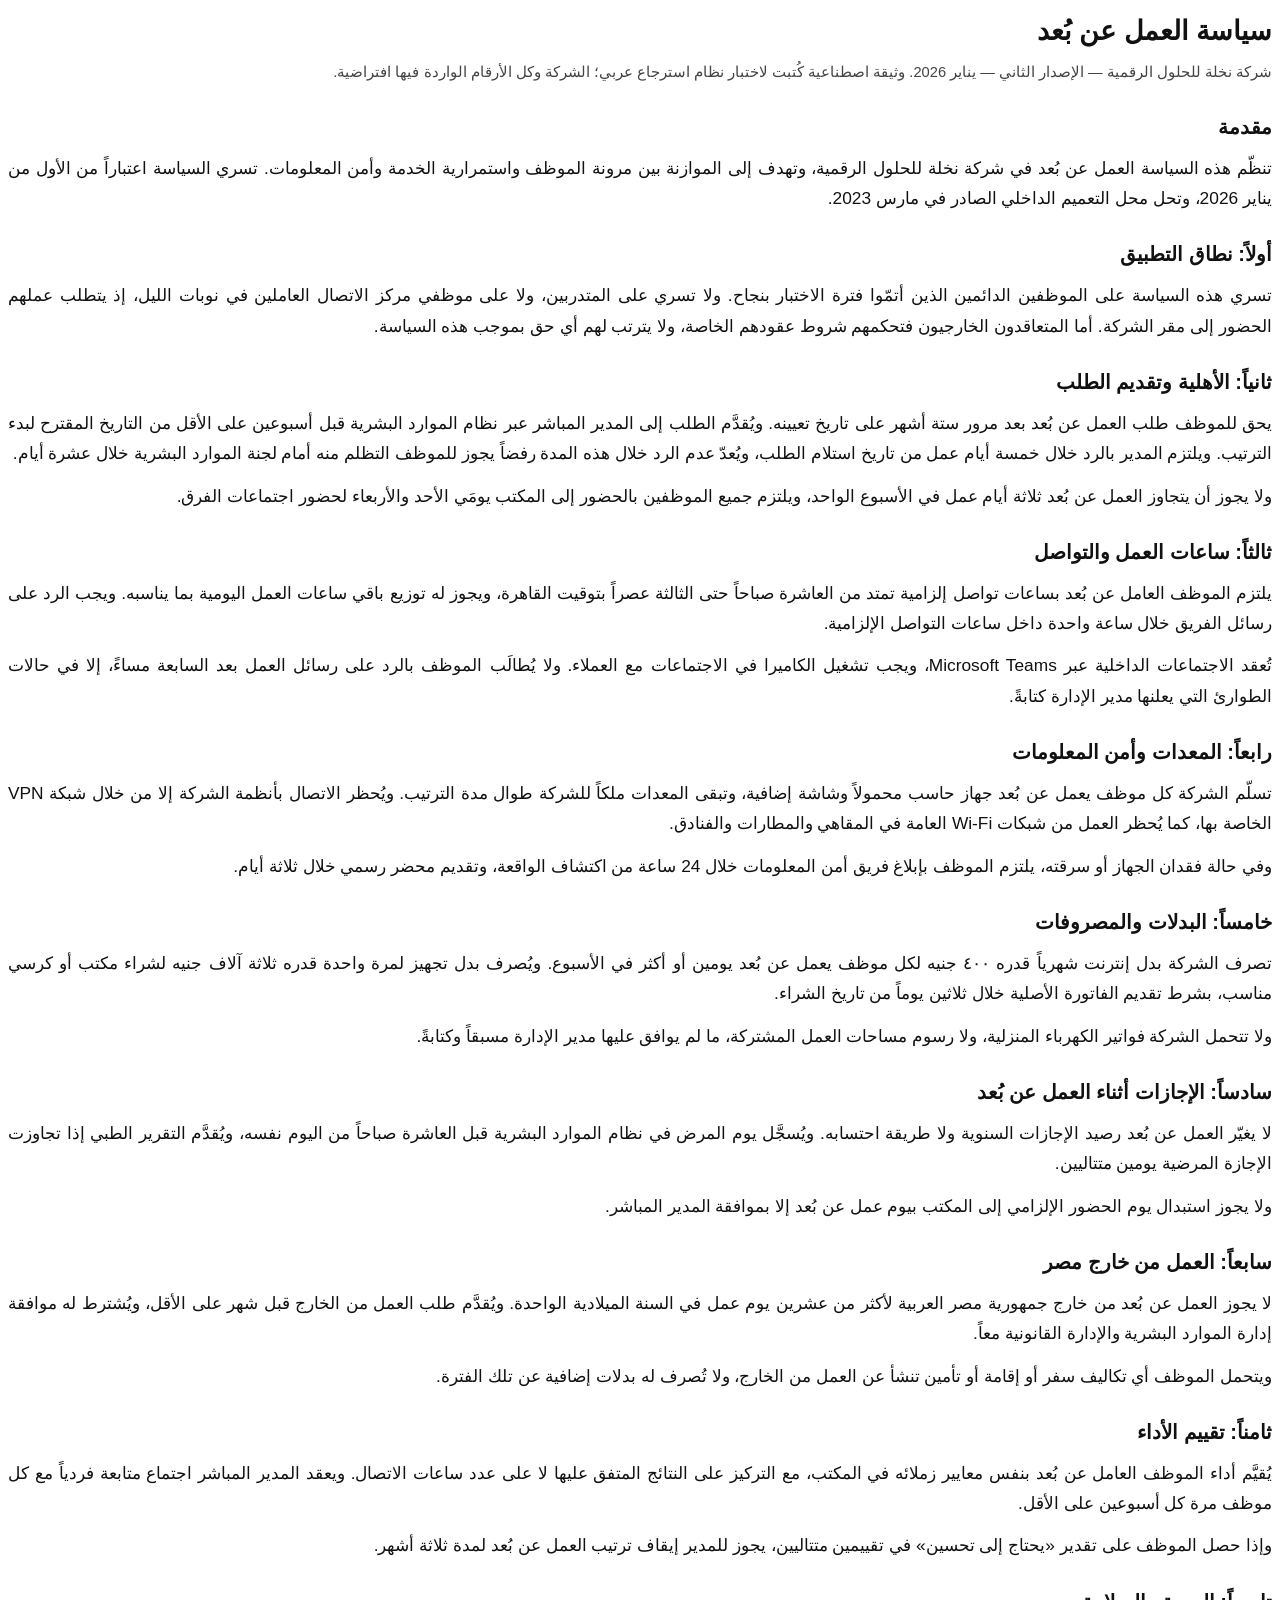
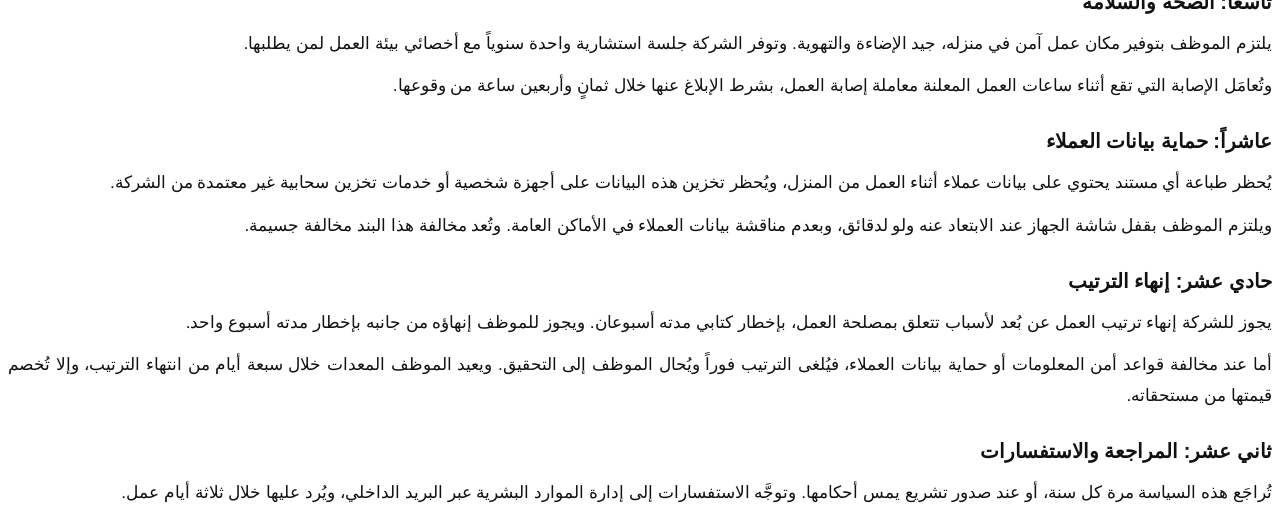
<file: evals/app/policy_ar.html>
<!doctype html>
<html lang="ar" dir="rtl">
<head>
<meta charset="utf-8">
<title>سياسة العمل عن بُعد — شركة نخلة للحلول الرقمية</title>
<style>
  @page { size: A4; margin: 2.2cm 2cm; }
  body { font-family: "Arial", "Tahoma", "Noto Naskh Arabic", sans-serif; font-size: 13pt; line-height: 1.75; color: #111; }
  h1 { font-size: 20pt; margin: 0 0 4pt; }
  h2 { font-size: 15pt; margin: 18pt 0 6pt; }
  p { margin: 0 0 9pt; text-align: justify; }
  .meta { color: #444; font-size: 11pt; margin-bottom: 14pt; }
  .page { break-after: page; }
  .page:last-child { break-after: auto; }
</style>
</head>
<body>

<section class="page">
<h1>سياسة العمل عن بُعد</h1>
<p class="meta">شركة نخلة للحلول الرقمية — الإصدار الثاني — يناير 2026. وثيقة اصطناعية كُتبت لاختبار نظام استرجاع عربي؛ الشركة وكل الأرقام الواردة فيها افتراضية.</p>

<h2>مقدمة</h2>
<p>تنظّم هذه السياسة العمل عن بُعد في شركة نخلة للحلول الرقمية، وتهدف إلى الموازنة بين مرونة الموظف واستمرارية الخدمة وأمن المعلومات. تسري السياسة اعتباراً من الأول من يناير 2026، وتحل محل التعميم الداخلي الصادر في مارس 2023.</p>

<h2>أولاً: نطاق التطبيق</h2>
<p>تسري هذه السياسة على الموظفين الدائمين الذين أتمّوا فترة الاختبار بنجاح. ولا تسري على المتدربين، ولا على موظفي مركز الاتصال العاملين في نوبات الليل، إذ يتطلب عملهم الحضور إلى مقر الشركة. أما المتعاقدون الخارجيون فتحكمهم شروط عقودهم الخاصة، ولا يترتب لهم أي حق بموجب هذه السياسة.</p>

<h2>ثانياً: الأهلية وتقديم الطلب</h2>
<p>يحق للموظف طلب العمل عن بُعد بعد مرور ستة أشهر على تاريخ تعيينه. ويُقدَّم الطلب إلى المدير المباشر عبر نظام الموارد البشرية قبل أسبوعين على الأقل من التاريخ المقترح لبدء الترتيب. ويلتزم المدير بالرد خلال خمسة أيام عمل من تاريخ استلام الطلب، ويُعدّ عدم الرد خلال هذه المدة رفضاً يجوز للموظف التظلم منه أمام لجنة الموارد البشرية خلال عشرة أيام.</p>
<p>ولا يجوز أن يتجاوز العمل عن بُعد ثلاثة أيام عمل في الأسبوع الواحد، ويلتزم جميع الموظفين بالحضور إلى المكتب يومَي الأحد والأربعاء لحضور اجتماعات الفرق.</p>
</section>

<section class="page">
<h2>ثالثاً: ساعات العمل والتواصل</h2>
<p>يلتزم الموظف العامل عن بُعد بساعات تواصل إلزامية تمتد من العاشرة صباحاً حتى الثالثة عصراً بتوقيت القاهرة، ويجوز له توزيع باقي ساعات العمل اليومية بما يناسبه. ويجب الرد على رسائل الفريق خلال ساعة واحدة داخل ساعات التواصل الإلزامية.</p>
<p>تُعقد الاجتماعات الداخلية عبر Microsoft Teams، ويجب تشغيل الكاميرا في الاجتماعات مع العملاء. ولا يُطالَب الموظف بالرد على رسائل العمل بعد السابعة مساءً، إلا في حالات الطوارئ التي يعلنها مدير الإدارة كتابةً.</p>

<h2>رابعاً: المعدات وأمن المعلومات</h2>
<p>تسلّم الشركة كل موظف يعمل عن بُعد جهاز حاسب محمولاً وشاشة إضافية، وتبقى المعدات ملكاً للشركة طوال مدة الترتيب. ويُحظر الاتصال بأنظمة الشركة إلا من خلال شبكة VPN الخاصة بها، كما يُحظر العمل من شبكات Wi-Fi العامة في المقاهي والمطارات والفنادق.</p>
<p>وفي حالة فقدان الجهاز أو سرقته، يلتزم الموظف بإبلاغ فريق أمن المعلومات خلال 24 ساعة من اكتشاف الواقعة، وتقديم محضر رسمي خلال ثلاثة أيام.</p>
</section>

<section class="page">
<h2>خامساً: البدلات والمصروفات</h2>
<p>تصرف الشركة بدل إنترنت شهرياً قدره ٤٠٠ جنيه لكل موظف يعمل عن بُعد يومين أو أكثر في الأسبوع. ويُصرف بدل تجهيز لمرة واحدة قدره ثلاثة آلاف جنيه لشراء مكتب أو كرسي مناسب، بشرط تقديم الفاتورة الأصلية خلال ثلاثين يوماً من تاريخ الشراء.</p>
<p>ولا تتحمل الشركة فواتير الكهرباء المنزلية، ولا رسوم مساحات العمل المشتركة، ما لم يوافق عليها مدير الإدارة مسبقاً وكتابةً.</p>

<h2>سادساً: الإجازات أثناء العمل عن بُعد</h2>
<p>لا يغيّر العمل عن بُعد رصيد الإجازات السنوية ولا طريقة احتسابه. ويُسجَّل يوم المرض في نظام الموارد البشرية قبل العاشرة صباحاً من اليوم نفسه، ويُقدَّم التقرير الطبي إذا تجاوزت الإجازة المرضية يومين متتاليين.</p>
<p>ولا يجوز استبدال يوم الحضور الإلزامي إلى المكتب بيوم عمل عن بُعد إلا بموافقة المدير المباشر.</p>
</section>

<section class="page">
<h2>سابعاً: العمل من خارج مصر</h2>
<p>لا يجوز العمل عن بُعد من خارج جمهورية مصر العربية لأكثر من عشرين يوم عمل في السنة الميلادية الواحدة. ويُقدَّم طلب العمل من الخارج قبل شهر على الأقل، ويُشترط له موافقة إدارة الموارد البشرية والإدارة القانونية معاً.</p>
<p>ويتحمل الموظف أي تكاليف سفر أو إقامة أو تأمين تنشأ عن العمل من الخارج، ولا تُصرف له بدلات إضافية عن تلك الفترة.</p>

<h2>ثامناً: تقييم الأداء</h2>
<p>يُقيَّم أداء الموظف العامل عن بُعد بنفس معايير زملائه في المكتب، مع التركيز على النتائج المتفق عليها لا على عدد ساعات الاتصال. ويعقد المدير المباشر اجتماع متابعة فردياً مع كل موظف مرة كل أسبوعين على الأقل.</p>
<p>وإذا حصل الموظف على تقدير «يحتاج إلى تحسين» في تقييمين متتاليين، يجوز للمدير إيقاف ترتيب العمل عن بُعد لمدة ثلاثة أشهر.</p>
</section>

<section class="page">
<h2>تاسعاً: الصحة والسلامة</h2>
<p>يلتزم الموظف بتوفير مكان عمل آمن في منزله، جيد الإضاءة والتهوية. وتوفر الشركة جلسة استشارية واحدة سنوياً مع أخصائي بيئة العمل لمن يطلبها.</p>
<p>وتُعامَل الإصابة التي تقع أثناء ساعات العمل المعلنة معاملة إصابة العمل، بشرط الإبلاغ عنها خلال ثمانٍ وأربعين ساعة من وقوعها.</p>

<h2>عاشراً: حماية بيانات العملاء</h2>
<p>يُحظر طباعة أي مستند يحتوي على بيانات عملاء أثناء العمل من المنزل، ويُحظر تخزين هذه البيانات على أجهزة شخصية أو خدمات تخزين سحابية غير معتمدة من الشركة.</p>
<p>ويلتزم الموظف بقفل شاشة الجهاز عند الابتعاد عنه ولو لدقائق، وبعدم مناقشة بيانات العملاء في الأماكن العامة. وتُعد مخالفة هذا البند مخالفة جسيمة.</p>
</section>

<section class="page">
<h2>حادي عشر: إنهاء الترتيب</h2>
<p>يجوز للشركة إنهاء ترتيب العمل عن بُعد لأسباب تتعلق بمصلحة العمل، بإخطار كتابي مدته أسبوعان. ويجوز للموظف إنهاؤه من جانبه بإخطار مدته أسبوع واحد.</p>
<p>أما عند مخالفة قواعد أمن المعلومات أو حماية بيانات العملاء، فيُلغى الترتيب فوراً ويُحال الموظف إلى التحقيق. ويعيد الموظف المعدات خلال سبعة أيام من انتهاء الترتيب، وإلا تُخصم قيمتها من مستحقاته.</p>

<h2>ثاني عشر: المراجعة والاستفسارات</h2>
<p>تُراجَع هذه السياسة مرة كل سنة، أو عند صدور تشريع يمس أحكامها. وتوجَّه الاستفسارات إلى إدارة الموارد البشرية عبر البريد الداخلي، ويُرد عليها خلال ثلاثة أيام عمل.</p>
</section>

</body>
</html>
</file>
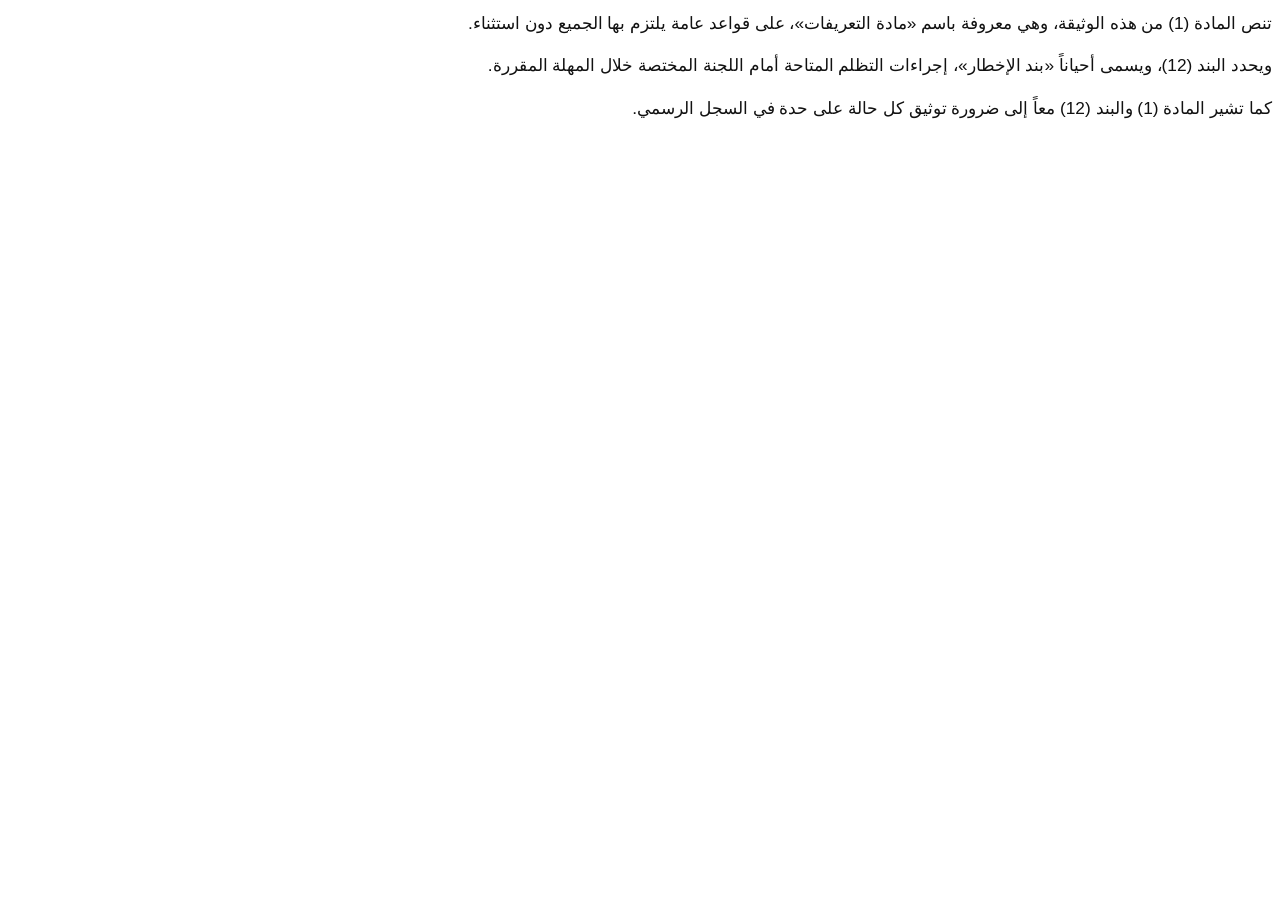
<file: tests/fixtures/brackets_ar.html>
<!doctype html>
<html lang="ar" dir="rtl">
<head>
<meta charset="utf-8">
<title>نص اختبار الأقواس</title>
<style>
  @page { size: A4; margin: 2.2cm 2cm; }
  body { font-family: "Arial", "Tahoma", "Noto Naskh Arabic", sans-serif; font-size: 13pt; line-height: 1.75; color: #111; }
  p { margin: 0 0 9pt; text-align: justify; }
</style>
</head>
<body>
<p>تنص المادة (1) من هذه الوثيقة، وهي معروفة باسم «مادة التعريفات»، على قواعد عامة يلتزم بها الجميع دون استثناء.</p>
<p>ويحدد البند (12)، ويسمى أحياناً «بند الإخطار»، إجراءات التظلم المتاحة أمام اللجنة المختصة خلال المهلة المقررة.</p>
<p>كما تشير المادة (1) والبند (12) معاً إلى ضرورة توثيق كل حالة على حدة في السجل الرسمي.</p>
</body>
</html>
</file>
